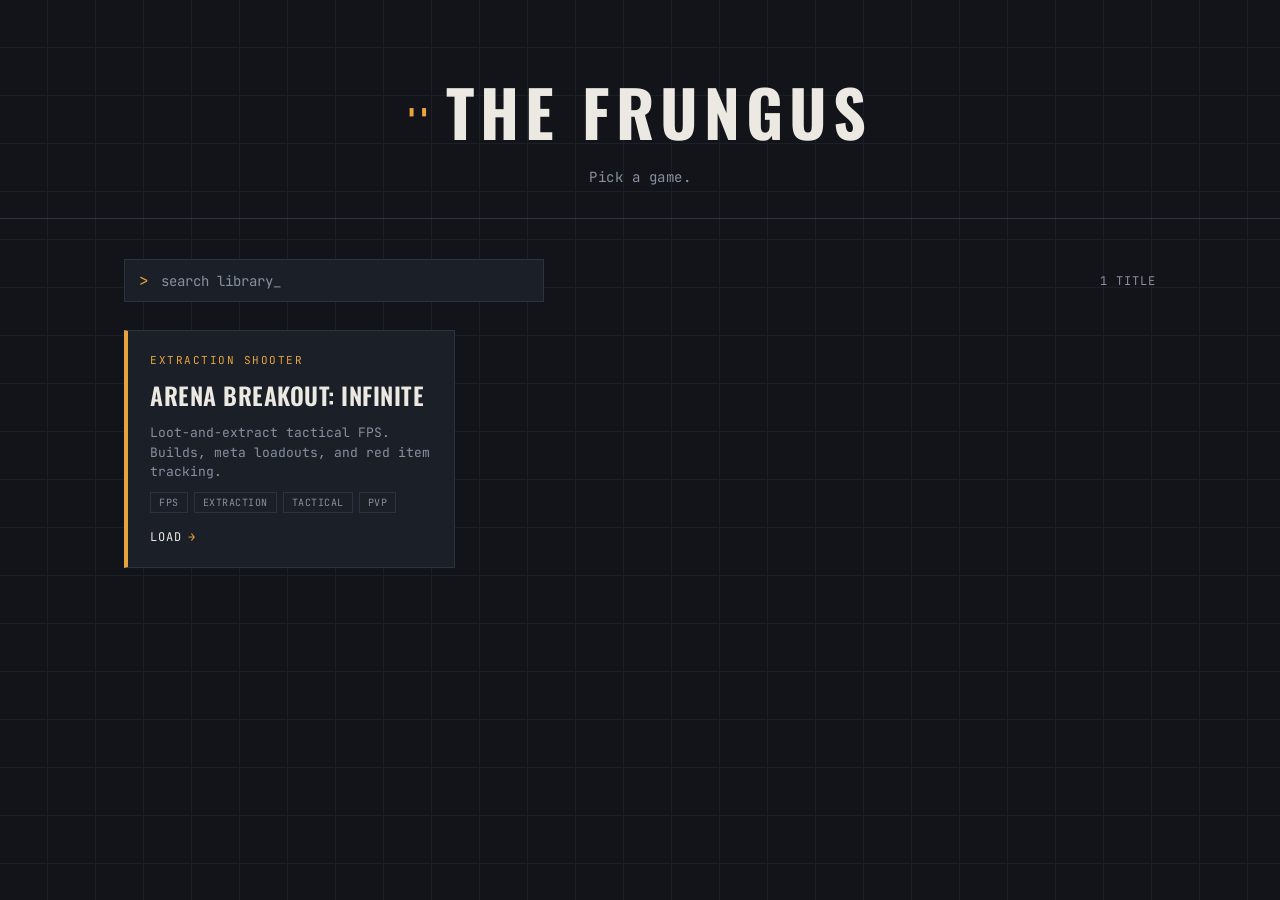
<file: index.html>
<!doctype html>
<html lang="en">
<head>
<meta charset="UTF-8">
<meta name="viewport" content="width=device-width, initial-scale=1.0">
<title>The Cabinet — Game Center</title>
<link rel="preconnect" href="https://fonts.googleapis.com">
<link href="https://fonts.googleapis.com/css2?family=Oswald:wght@400;500;600;700&family=JetBrains+Mono:wght@400;500&display=swap" rel="stylesheet">
<link rel="stylesheet" href="css/main.css">
</head>
<body>

  <header class="hub-header">
    <div class="hub-header__brand">
      <span class="hub-header__mark">▮▮</span>
      <h1>THE FRUNGUS</h1>
    </div>
    <p class="hub-header__tagline">Pick a game.</p>
  </header>

  <main class="hub-main">
    <div class="hub-toolbar">
      <div class="search-box">
        <span class="search-box__prompt">&gt;</span>
        <input id="search" type="text" placeholder="search library_" autocomplete="off" />
      </div>
      <span id="count" class="hub-toolbar__count">0 titles</span>
    </div>

    <div id="grid" class="grid"></div>
    <p id="empty" class="empty-state" hidden>No matches "<span id="empty-term"></span>". Try another search.</p>
  </main>


  <script src="js/main.js"></script>
</body>
</html>
</file>
<file: css/main.css>
:root {
  --bg: #12141a;
  --surface: #1b1f27;
  --surface-2: #232838;
  --line: #2d3242;
  --text: #ece9e3;
  --text-dim: #8890a0;
  --accent: #e8a33d;
  --accent-soft: rgba(232, 163, 61, 0.14);
  --font-display: 'Oswald', sans-serif;
  --font-mono: 'JetBrains Mono', monospace;
}

* { box-sizing: border-box; }

body {
  margin: 0;
  background: var(--bg);
  color: var(--text);
  font-family: var(--font-mono);
  min-height: 100vh;
}

body {
  background-image:
    linear-gradient(var(--surface) 1px, transparent 1px),
    linear-gradient(90deg, var(--surface) 1px, transparent 1px);
  background-size: 48px 48px;
  background-position: -1px -1px;
}

a { color: inherit; }

.hub-header {
  padding: 64px 32px 32px;
  text-align: center;
  border-bottom: 1px solid var(--line);
}

.hub-header__brand {
  display: flex;
  align-items: center;
  justify-content: center;
  gap: 14px;
}

.hub-header__mark {
  color: var(--accent);
  letter-spacing: 4px;
  font-size: 14px;
}

.hub-header h1 {
  font-family: var(--font-display);
  font-weight: 700;
  font-size: clamp(2.4rem, 6vw, 4rem);
  letter-spacing: 6px;
  margin: 0;
}

.hub-header__tagline {
  color: var(--text-dim);
  margin: 10px 0 0;
  font-size: 14px;
  letter-spacing: 0.5px;
}

.hub-main {
  max-width: 1080px;
  margin: 0 auto;
  padding: 40px 24px 80px;
}

.hub-toolbar {
  display: flex;
  align-items: center;
  justify-content: space-between;
  gap: 16px;
  margin-bottom: 28px;
  flex-wrap: wrap;
}

.search-box {
  display: flex;
  align-items: center;
  gap: 10px;
  background: var(--surface);
  border: 1px solid var(--line);
  padding: 10px 14px;
  flex: 1;
  min-width: 240px;
  max-width: 420px;
}

.search-box__prompt {
  color: var(--accent);
}

.search-box input {
  background: transparent;
  border: none;
  outline: none;
  color: var(--text);
  font-family: var(--font-mono);
  font-size: 14px;
  width: 100%;
}

.search-box input::placeholder { color: var(--text-dim); }

.hub-toolbar__count {
  color: var(--text-dim);
  font-size: 12px;
  letter-spacing: 1px;
  text-transform: uppercase;
}

.grid {
  display: grid;
  grid-template-columns: repeat(auto-fill, minmax(260px, 1fr));
  gap: 20px;
}

.card {
  background: var(--surface);
  border: 1px solid var(--line);
  border-left: 4px solid var(--spine, var(--accent));
  padding: 22px;
  display: flex;
  flex-direction: column;
  gap: 10px;
  text-decoration: none;
  color: var(--text);
  transition: transform 0.15s ease, background 0.15s ease;
  position: relative;
}

.card:hover, .card:focus-visible {
  background: var(--surface-2);
  transform: translateY(-2px);
}

.card__genre {
  font-size: 11px;
  letter-spacing: 1.5px;
  text-transform: uppercase;
  color: var(--spine, var(--accent));
}

.card__title {
  font-family: var(--font-display);
  font-size: 1.5rem;
  font-weight: 600;
  letter-spacing: 0.5px;
  margin: 0;
  text-transform: uppercase;
}

.card__blurb {
  color: var(--text-dim);
  font-size: 13px;
  line-height: 1.5;
  margin: 0;
  flex: 1;
}

.card__tags {
  display: flex;
  gap: 6px;
  flex-wrap: wrap;
}

.card__tags span {
  font-size: 10px;
  letter-spacing: 0.5px;
  color: var(--text-dim);
  border: 1px solid var(--line);
  padding: 3px 8px;
  text-transform: uppercase;
}

.card__load {
  margin-top: 6px;
  font-size: 12px;
  letter-spacing: 1px;
  color: var(--text);
  display: flex;
  align-items: center;
  gap: 6px;
}

.card__load::after {
  content: "→";
  color: var(--spine, var(--accent));
  transition: transform 0.15s ease;
}

.card:hover .card__load::after { transform: translateX(4px); }

.empty-state {
  color: var(--text-dim);
  text-align: center;
  margin-top: 60px;
  font-size: 14px;
}

.hub-footer {
  text-align: center;
  padding: 24px;
  color: var(--text-dim);
  font-size: 11px;
  border-top: 1px solid var(--line);
}

.hub-footer code {
  color: var(--accent);
}
</file>
